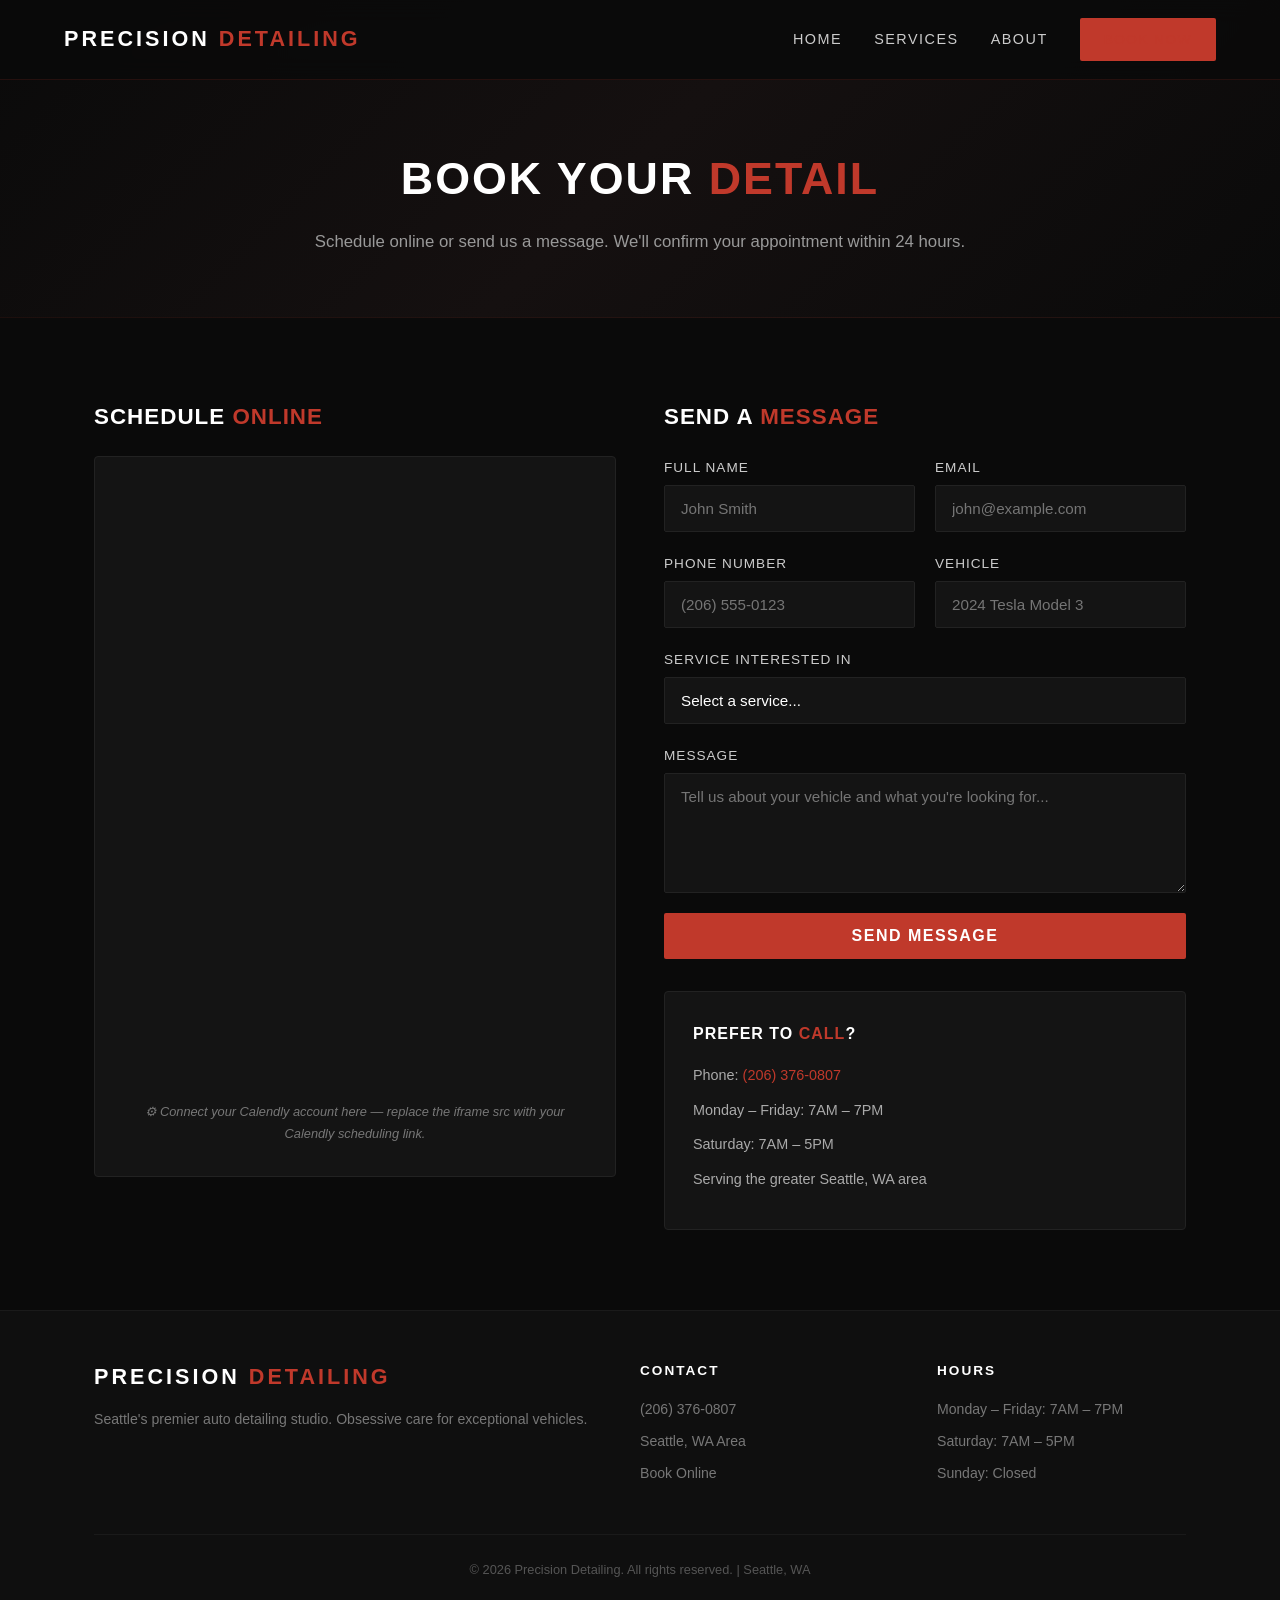
<file: booking.html>
<!DOCTYPE html>
<html lang="en">
<head>
  <meta charset="UTF-8">
  <meta name="viewport" content="width=device-width, initial-scale=1.0">
  <title>Book Your Detail | Precision Detailing Seattle</title>
  <meta name="description" content="Schedule your premium auto detailing appointment in Seattle. Book online or call (206) 376-0807. Ceramic coating, paint correction, and full detailing available.">
  <meta name="keywords" content="book auto detailing Seattle, car detailing appointment Seattle WA, ceramic coating booking Seattle">
  <link rel="canonical" href="https://thisismybotrob.github.io/precision-detailing/booking.html">
  <link rel="stylesheet" href="styles.css">
</head>
<body>

<!-- HEADER -->
<header>
  <nav>
    <a href="index.html" class="logo">PRECISION <span>DETAILING</span></a>
    <button class="nav-toggle" aria-label="Toggle menu" onclick="document.querySelector('.nav-links').classList.toggle('active')">
      <span></span><span></span><span></span>
    </button>
    <div class="nav-links">
      <a href="index.html">Home</a>
      <a href="services.html">Services</a>
      <a href="about.html">About</a>
      <a href="booking.html" class="btn btn-primary active" style="padding:10px 24px;font-size:.85rem">Book Now</a>
    </div>
  </nav>
</header>

<!-- PAGE HEADER -->
<section class="page-header">
  <h1>Book Your <span class="gold">Detail</span></h1>
  <p>Schedule online or send us a message. We'll confirm your appointment within 24 hours.</p>
</section>

<!-- BOOKING -->
<section class="section">
  <div class="container">
    <div class="booking-grid">

      <!-- Calendly Embed -->
      <div>
        <h2 style="color:#fff;font-size:1.4rem;text-transform:uppercase;letter-spacing:1px;margin-bottom:20px">Schedule <span class="gold">Online</span></h2>
        <div class="calendly-embed">
          <iframe src="https://calendly.com" title="Schedule Appointment"></iframe>
          <p class="calendly-note">⚙ Connect your Calendly account here — replace the iframe src with your Calendly scheduling link.</p>
        </div>
      </div>

      <!-- Contact Form -->
      <div>
        <h2 style="color:#fff;font-size:1.4rem;text-transform:uppercase;letter-spacing:1px;margin-bottom:20px">Send a <span class="gold">Message</span></h2>
        <form class="contact-form" action="#" method="POST">
          <div class="form-row">
            <div class="form-group">
              <label for="name">Full Name</label>
              <input type="text" id="name" name="name" placeholder="John Smith" required>
            </div>
            <div class="form-group">
              <label for="email">Email</label>
              <input type="email" id="email" name="email" placeholder="john@example.com" required>
            </div>
          </div>
          <div class="form-row">
            <div class="form-group">
              <label for="phone">Phone Number</label>
              <input type="tel" id="phone" name="phone" placeholder="(206) 555-0123">
            </div>
            <div class="form-group">
              <label for="vehicle">Vehicle</label>
              <input type="text" id="vehicle" name="vehicle" placeholder="2024 Tesla Model 3">
            </div>
          </div>
          <div class="form-group">
            <label for="service">Service Interested In</label>
            <select id="service" name="service" required>
              <option value="" disabled selected>Select a service...</option>
              <option value="exterior">Exterior Detail — $149–$249</option>
              <option value="interior">Interior Detail — $149–$249</option>
              <option value="full">Full Detail — $249–$449</option>
              <option value="paint-correction">Paint Correction — $399–$799</option>
              <option value="ceramic">Ceramic Coating — $799–$1,499</option>
              <option value="engine">Engine Bay Cleaning — $99</option>
              <option value="other">Other / Not Sure</option>
            </select>
          </div>
          <div class="form-group">
            <label for="message">Message</label>
            <textarea id="message" name="message" placeholder="Tell us about your vehicle and what you're looking for..."></textarea>
          </div>
          <button type="submit" class="btn btn-primary" style="width:100%;text-align:center">Send Message</button>
        </form>

        <div class="contact-info-sidebar">
          <h3>Prefer to <span class="gold">Call</span>?</h3>
          <p>Phone: <a href="tel:+12063760807" class="gold">(206) 376-0807</a></p>
          <p>Monday – Friday: 7AM – 7PM</p>
          <p>Saturday: 7AM – 5PM</p>
          <p>Serving the greater Seattle, WA area</p>
        </div>
      </div>

    </div>
  </div>
</section>

<!-- FOOTER -->
<footer>
  <div class="container">
    <div class="footer-grid">
      <div class="footer-brand">
        <div class="logo">PRECISION <span>DETAILING</span></div>
        <p>Seattle's premier auto detailing studio. Obsessive care for exceptional vehicles.</p>
      </div>
      <div class="footer-col">
        <h4>Contact</h4>
        <p><a href="tel:+12063760807">(206) 376-0807</a></p>
        <p>Seattle, WA Area</p>
        <p><a href="booking.html">Book Online</a></p>
      </div>
      <div class="footer-col">
        <h4>Hours</h4>
        <p>Monday – Friday: 7AM – 7PM</p>
        <p>Saturday: 7AM – 5PM</p>
        <p>Sunday: Closed</p>
      </div>
    </div>
    <div class="footer-bottom">
      &copy; 2026 Precision Detailing. All rights reserved. | Seattle, WA
    </div>
  </div>
</footer>

</body>
</html>
</file>
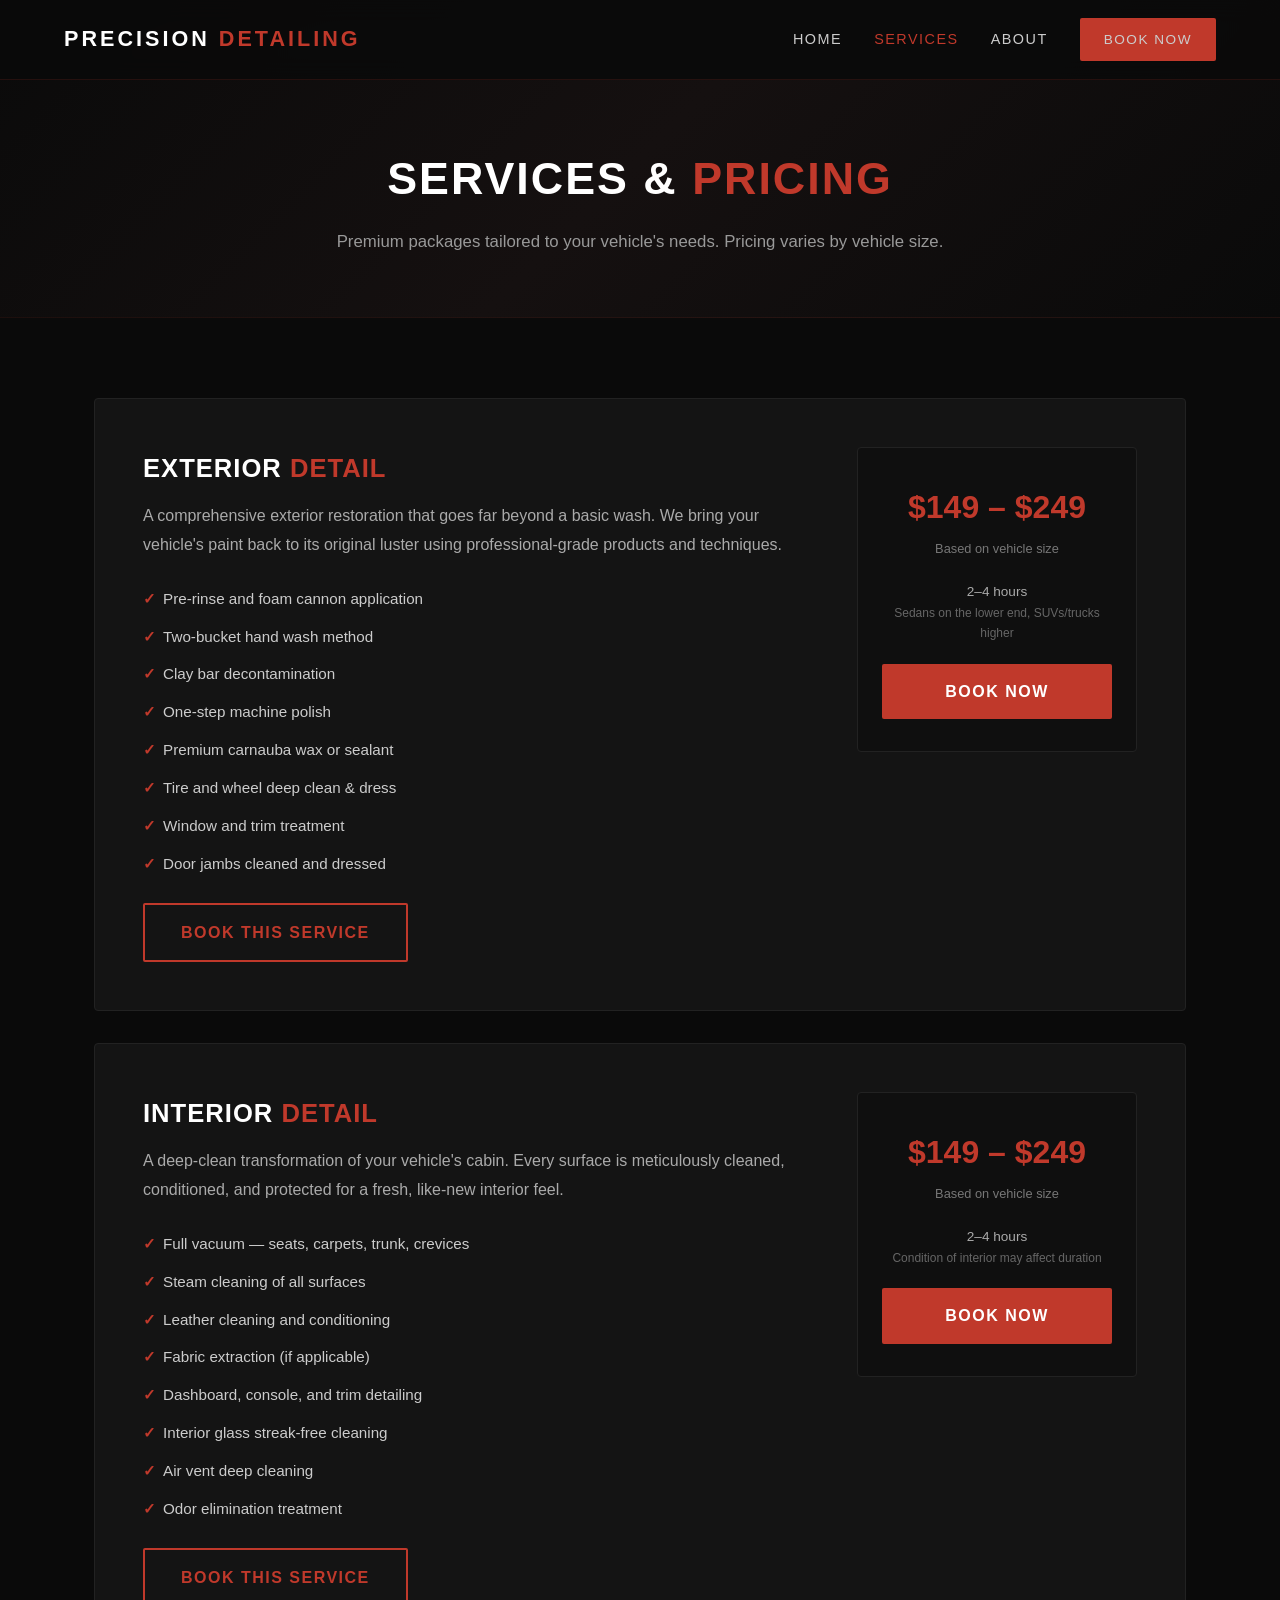
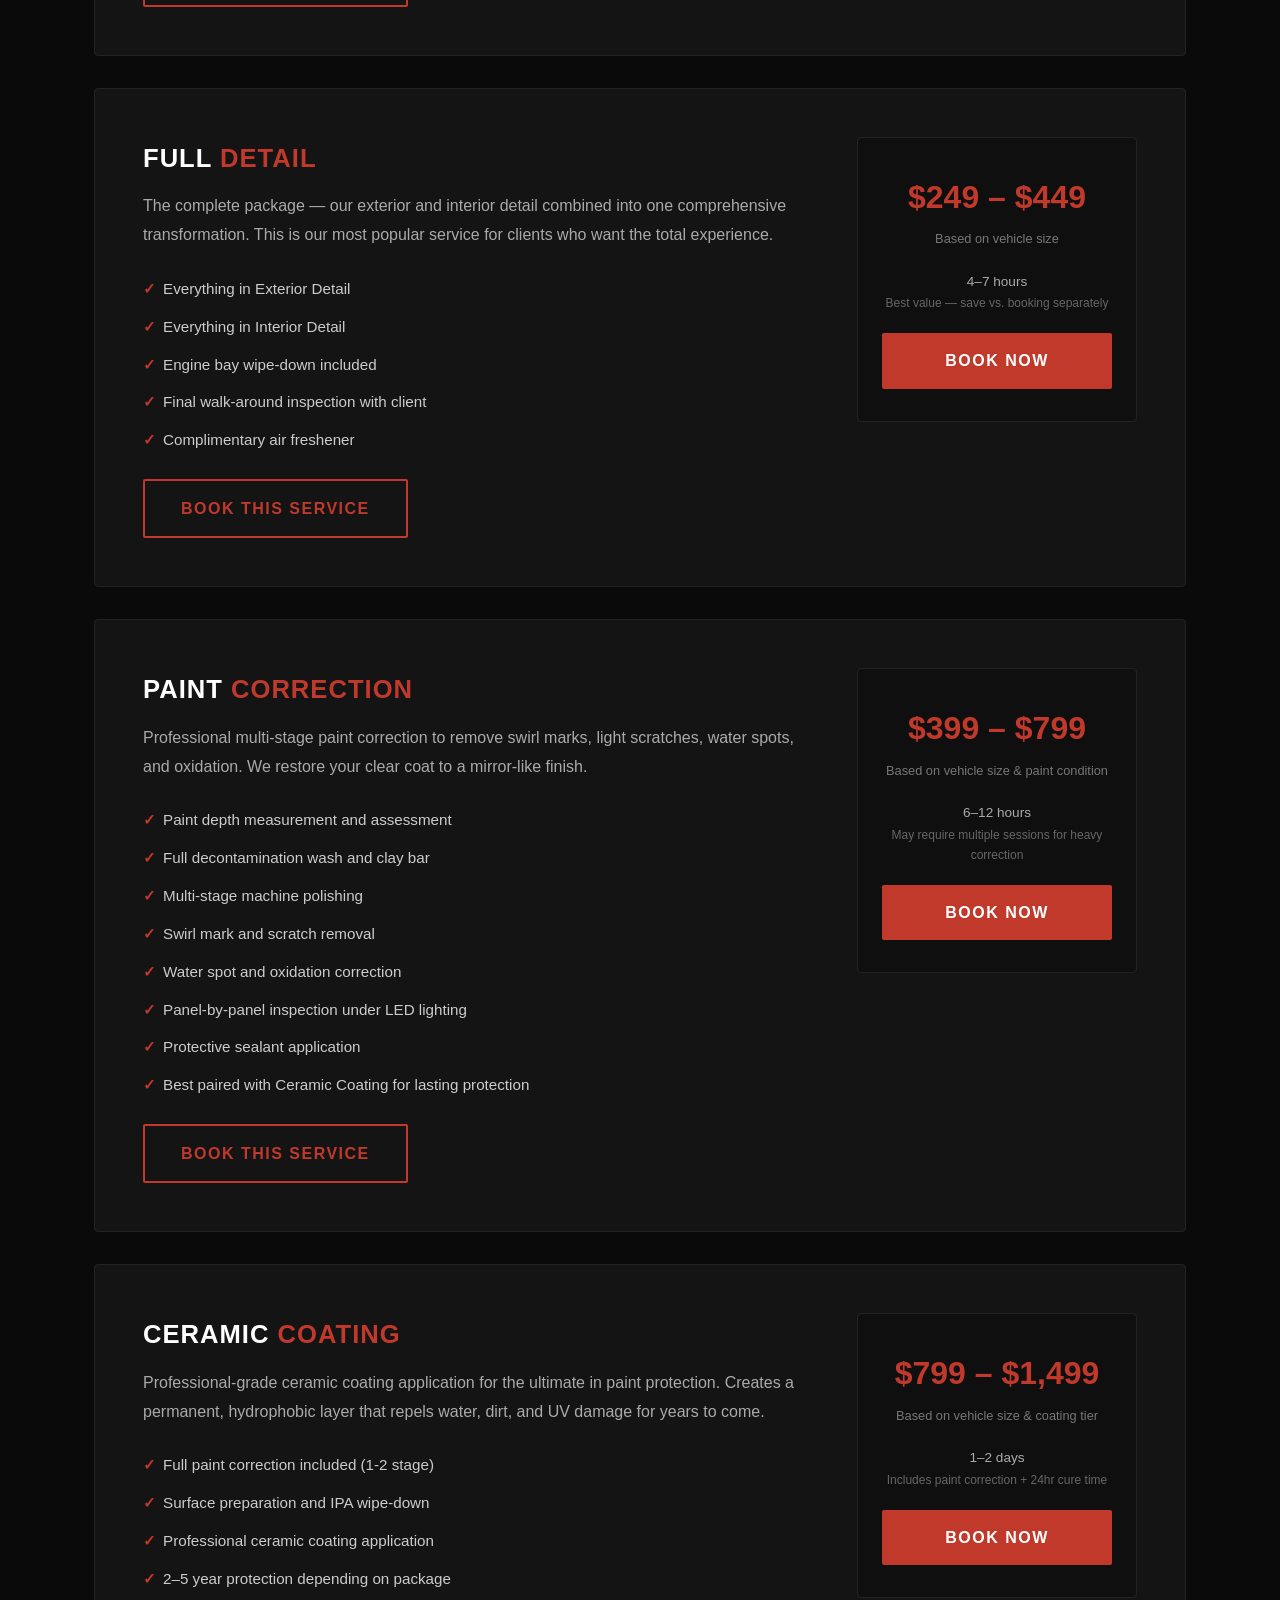
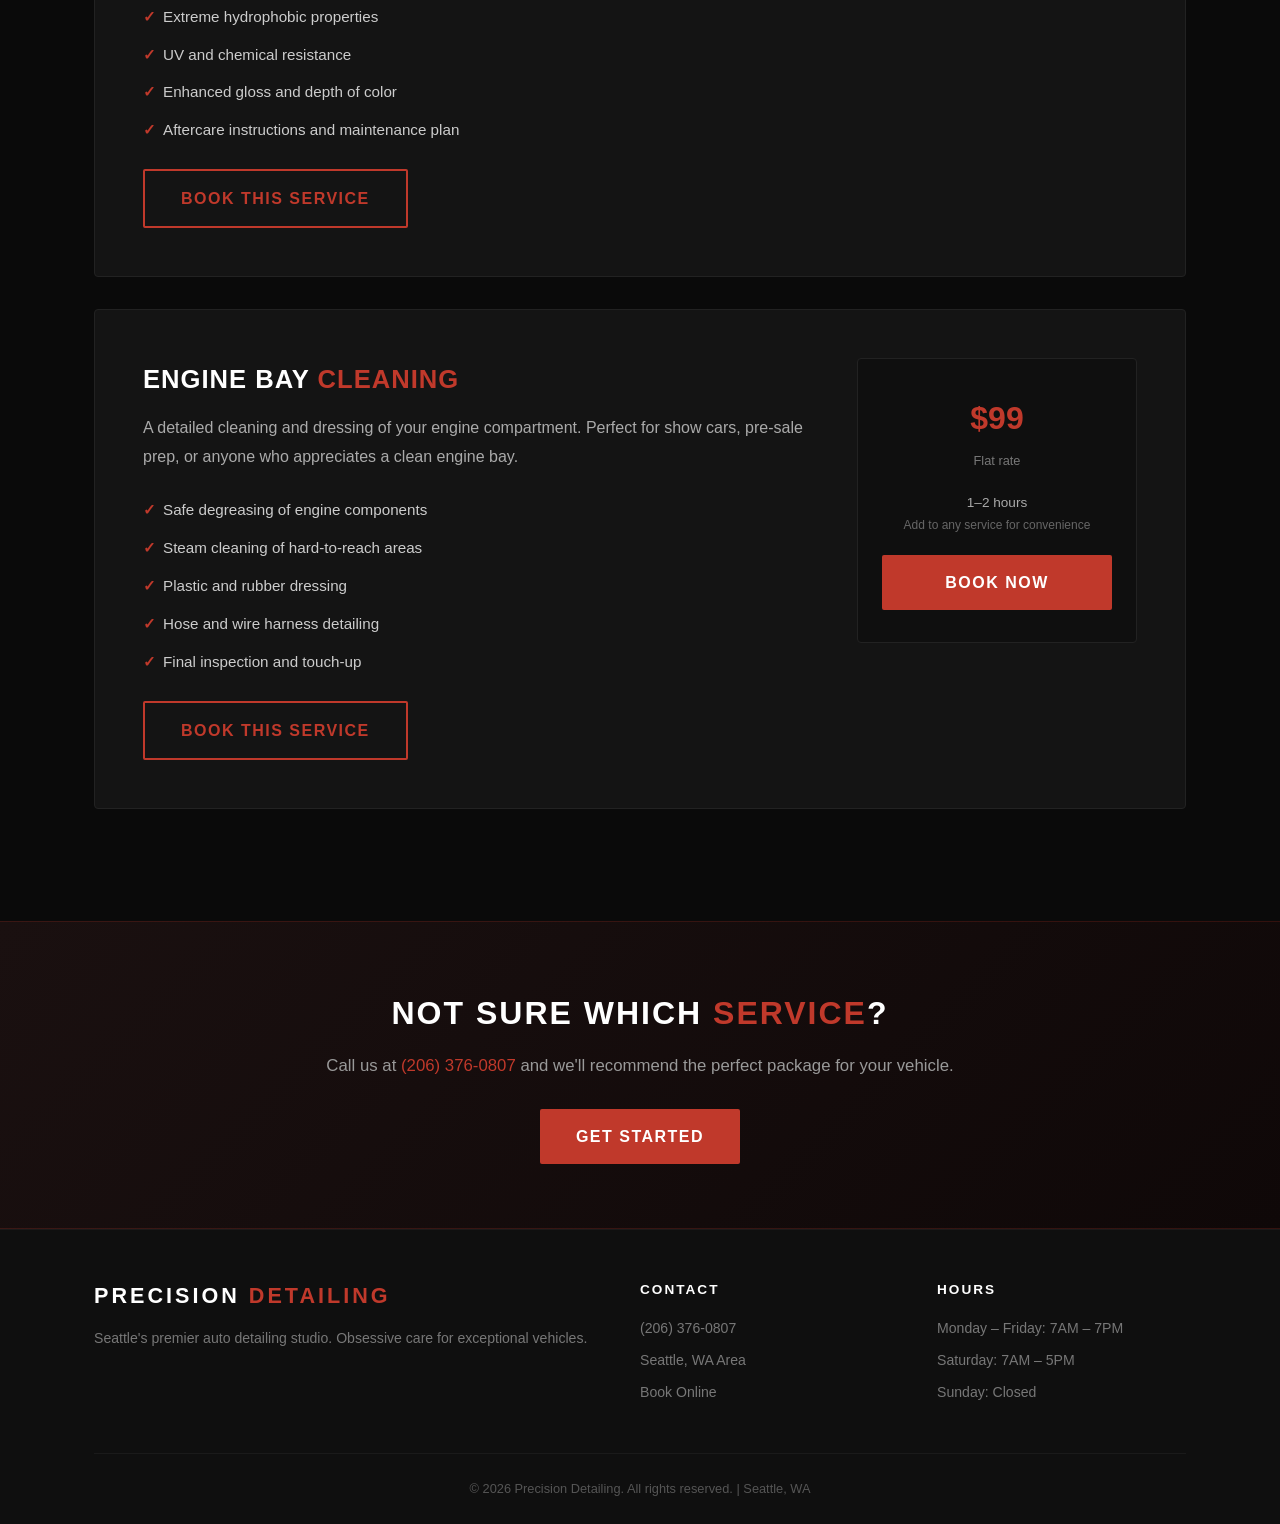
<file: services.html>
<!DOCTYPE html>
<html lang="en">
<head>
  <meta charset="UTF-8">
  <meta name="viewport" content="width=device-width, initial-scale=1.0">
  <title>Services & Pricing | Precision Detailing Seattle</title>
  <meta name="description" content="Explore our premium auto detailing services in Seattle. Exterior & interior detailing, paint correction, ceramic coating, and more for luxury vehicles.">
  <meta name="keywords" content="auto detailing Seattle, car detailing Seattle WA, ceramic coating Seattle, paint correction Seattle, car wash Seattle">
  <link rel="canonical" href="https://thisismybotrob.github.io/precision-detailing/services.html">
  <link rel="stylesheet" href="styles.css">
</head>
<body>

<!-- HEADER -->
<header>
  <nav>
    <a href="index.html" class="logo">PRECISION <span>DETAILING</span></a>
    <button class="nav-toggle" aria-label="Toggle menu" onclick="document.querySelector('.nav-links').classList.toggle('active')">
      <span></span><span></span><span></span>
    </button>
    <div class="nav-links">
      <a href="index.html">Home</a>
      <a href="services.html" class="active">Services</a>
      <a href="about.html">About</a>
      <a href="booking.html" class="btn btn-primary" style="padding:10px 24px;font-size:.85rem">Book Now</a>
    </div>
  </nav>
</header>

<!-- PAGE HEADER -->
<section class="page-header">
  <h1>Services & <span class="gold">Pricing</span></h1>
  <p>Premium packages tailored to your vehicle's needs. Pricing varies by vehicle size.</p>
</section>

<!-- SERVICES -->
<section class="section">
  <div class="container">

    <!-- Exterior Detail -->
    <div class="service-detail">
      <div>
        <h2>Exterior <span class="gold">Detail</span></h2>
        <p class="desc">A comprehensive exterior restoration that goes far beyond a basic wash. We bring your vehicle's paint back to its original luster using professional-grade products and techniques.</p>
        <ul>
          <li>Pre-rinse and foam cannon application</li>
          <li>Two-bucket hand wash method</li>
          <li>Clay bar decontamination</li>
          <li>One-step machine polish</li>
          <li>Premium carnauba wax or sealant</li>
          <li>Tire and wheel deep clean & dress</li>
          <li>Window and trim treatment</li>
          <li>Door jambs cleaned and dressed</li>
        </ul>
        <a href="booking.html" class="btn btn-outline">Book This Service</a>
      </div>
      <div class="service-pricing">
        <div class="price-range">$149 – $249</div>
        <div class="price-note">Based on vehicle size</div>
        <div class="duration">2–4 hours<span>Sedans on the lower end, SUVs/trucks higher</span></div>
        <a href="booking.html" class="btn btn-primary" style="width:100%">Book Now</a>
      </div>
    </div>

    <!-- Interior Detail -->
    <div class="service-detail">
      <div>
        <h2>Interior <span class="gold">Detail</span></h2>
        <p class="desc">A deep-clean transformation of your vehicle's cabin. Every surface is meticulously cleaned, conditioned, and protected for a fresh, like-new interior feel.</p>
        <ul>
          <li>Full vacuum — seats, carpets, trunk, crevices</li>
          <li>Steam cleaning of all surfaces</li>
          <li>Leather cleaning and conditioning</li>
          <li>Fabric extraction (if applicable)</li>
          <li>Dashboard, console, and trim detailing</li>
          <li>Interior glass streak-free cleaning</li>
          <li>Air vent deep cleaning</li>
          <li>Odor elimination treatment</li>
        </ul>
        <a href="booking.html" class="btn btn-outline">Book This Service</a>
      </div>
      <div class="service-pricing">
        <div class="price-range">$149 – $249</div>
        <div class="price-note">Based on vehicle size</div>
        <div class="duration">2–4 hours<span>Condition of interior may affect duration</span></div>
        <a href="booking.html" class="btn btn-primary" style="width:100%">Book Now</a>
      </div>
    </div>

    <!-- Full Detail -->
    <div class="service-detail">
      <div>
        <h2>Full <span class="gold">Detail</span></h2>
        <p class="desc">The complete package — our exterior and interior detail combined into one comprehensive transformation. This is our most popular service for clients who want the total experience.</p>
        <ul>
          <li>Everything in Exterior Detail</li>
          <li>Everything in Interior Detail</li>
          <li>Engine bay wipe-down included</li>
          <li>Final walk-around inspection with client</li>
          <li>Complimentary air freshener</li>
        </ul>
        <a href="booking.html" class="btn btn-outline">Book This Service</a>
      </div>
      <div class="service-pricing">
        <div class="price-range">$249 – $449</div>
        <div class="price-note">Based on vehicle size</div>
        <div class="duration">4–7 hours<span>Best value — save vs. booking separately</span></div>
        <a href="booking.html" class="btn btn-primary" style="width:100%">Book Now</a>
      </div>
    </div>

    <!-- Paint Correction -->
    <div class="service-detail">
      <div>
        <h2>Paint <span class="gold">Correction</span></h2>
        <p class="desc">Professional multi-stage paint correction to remove swirl marks, light scratches, water spots, and oxidation. We restore your clear coat to a mirror-like finish.</p>
        <ul>
          <li>Paint depth measurement and assessment</li>
          <li>Full decontamination wash and clay bar</li>
          <li>Multi-stage machine polishing</li>
          <li>Swirl mark and scratch removal</li>
          <li>Water spot and oxidation correction</li>
          <li>Panel-by-panel inspection under LED lighting</li>
          <li>Protective sealant application</li>
          <li>Best paired with Ceramic Coating for lasting protection</li>
        </ul>
        <a href="booking.html" class="btn btn-outline">Book This Service</a>
      </div>
      <div class="service-pricing">
        <div class="price-range">$399 – $799</div>
        <div class="price-note">Based on vehicle size & paint condition</div>
        <div class="duration">6–12 hours<span>May require multiple sessions for heavy correction</span></div>
        <a href="booking.html" class="btn btn-primary" style="width:100%">Book Now</a>
      </div>
    </div>

    <!-- Ceramic Coating -->
    <div class="service-detail">
      <div>
        <h2>Ceramic <span class="gold">Coating</span></h2>
        <p class="desc">Professional-grade ceramic coating application for the ultimate in paint protection. Creates a permanent, hydrophobic layer that repels water, dirt, and UV damage for years to come.</p>
        <ul>
          <li>Full paint correction included (1-2 stage)</li>
          <li>Surface preparation and IPA wipe-down</li>
          <li>Professional ceramic coating application</li>
          <li>2–5 year protection depending on package</li>
          <li>Extreme hydrophobic properties</li>
          <li>UV and chemical resistance</li>
          <li>Enhanced gloss and depth of color</li>
          <li>Aftercare instructions and maintenance plan</li>
        </ul>
        <a href="booking.html" class="btn btn-outline">Book This Service</a>
      </div>
      <div class="service-pricing">
        <div class="price-range">$799 – $1,499</div>
        <div class="price-note">Based on vehicle size & coating tier</div>
        <div class="duration">1–2 days<span>Includes paint correction + 24hr cure time</span></div>
        <a href="booking.html" class="btn btn-primary" style="width:100%">Book Now</a>
      </div>
    </div>

    <!-- Engine Bay -->
    <div class="service-detail">
      <div>
        <h2>Engine Bay <span class="gold">Cleaning</span></h2>
        <p class="desc">A detailed cleaning and dressing of your engine compartment. Perfect for show cars, pre-sale prep, or anyone who appreciates a clean engine bay.</p>
        <ul>
          <li>Safe degreasing of engine components</li>
          <li>Steam cleaning of hard-to-reach areas</li>
          <li>Plastic and rubber dressing</li>
          <li>Hose and wire harness detailing</li>
          <li>Final inspection and touch-up</li>
        </ul>
        <a href="booking.html" class="btn btn-outline">Book This Service</a>
      </div>
      <div class="service-pricing">
        <div class="price-range">$99</div>
        <div class="price-note">Flat rate</div>
        <div class="duration">1–2 hours<span>Add to any service for convenience</span></div>
        <a href="booking.html" class="btn btn-primary" style="width:100%">Book Now</a>
      </div>
    </div>

  </div>
</section>

<!-- CTA -->
<section class="cta-strip">
  <h2>Not Sure Which <span class="gold">Service</span>?</h2>
  <p>Call us at <a href="tel:+12063760807" class="gold">(206) 376-0807</a> and we'll recommend the perfect package for your vehicle.</p>
  <a href="booking.html" class="btn btn-primary">Get Started</a>
</section>

<!-- FOOTER -->
<footer>
  <div class="container">
    <div class="footer-grid">
      <div class="footer-brand">
        <div class="logo">PRECISION <span>DETAILING</span></div>
        <p>Seattle's premier auto detailing studio. Obsessive care for exceptional vehicles.</p>
      </div>
      <div class="footer-col">
        <h4>Contact</h4>
        <p><a href="tel:+12063760807">(206) 376-0807</a></p>
        <p>Seattle, WA Area</p>
        <p><a href="booking.html">Book Online</a></p>
      </div>
      <div class="footer-col">
        <h4>Hours</h4>
        <p>Monday – Friday: 7AM – 7PM</p>
        <p>Saturday: 7AM – 5PM</p>
        <p>Sunday: Closed</p>
      </div>
    </div>
    <div class="footer-bottom">
      &copy; 2026 Precision Detailing. All rights reserved. | Seattle, WA
    </div>
  </div>
</footer>

</body>
</html>
</file>
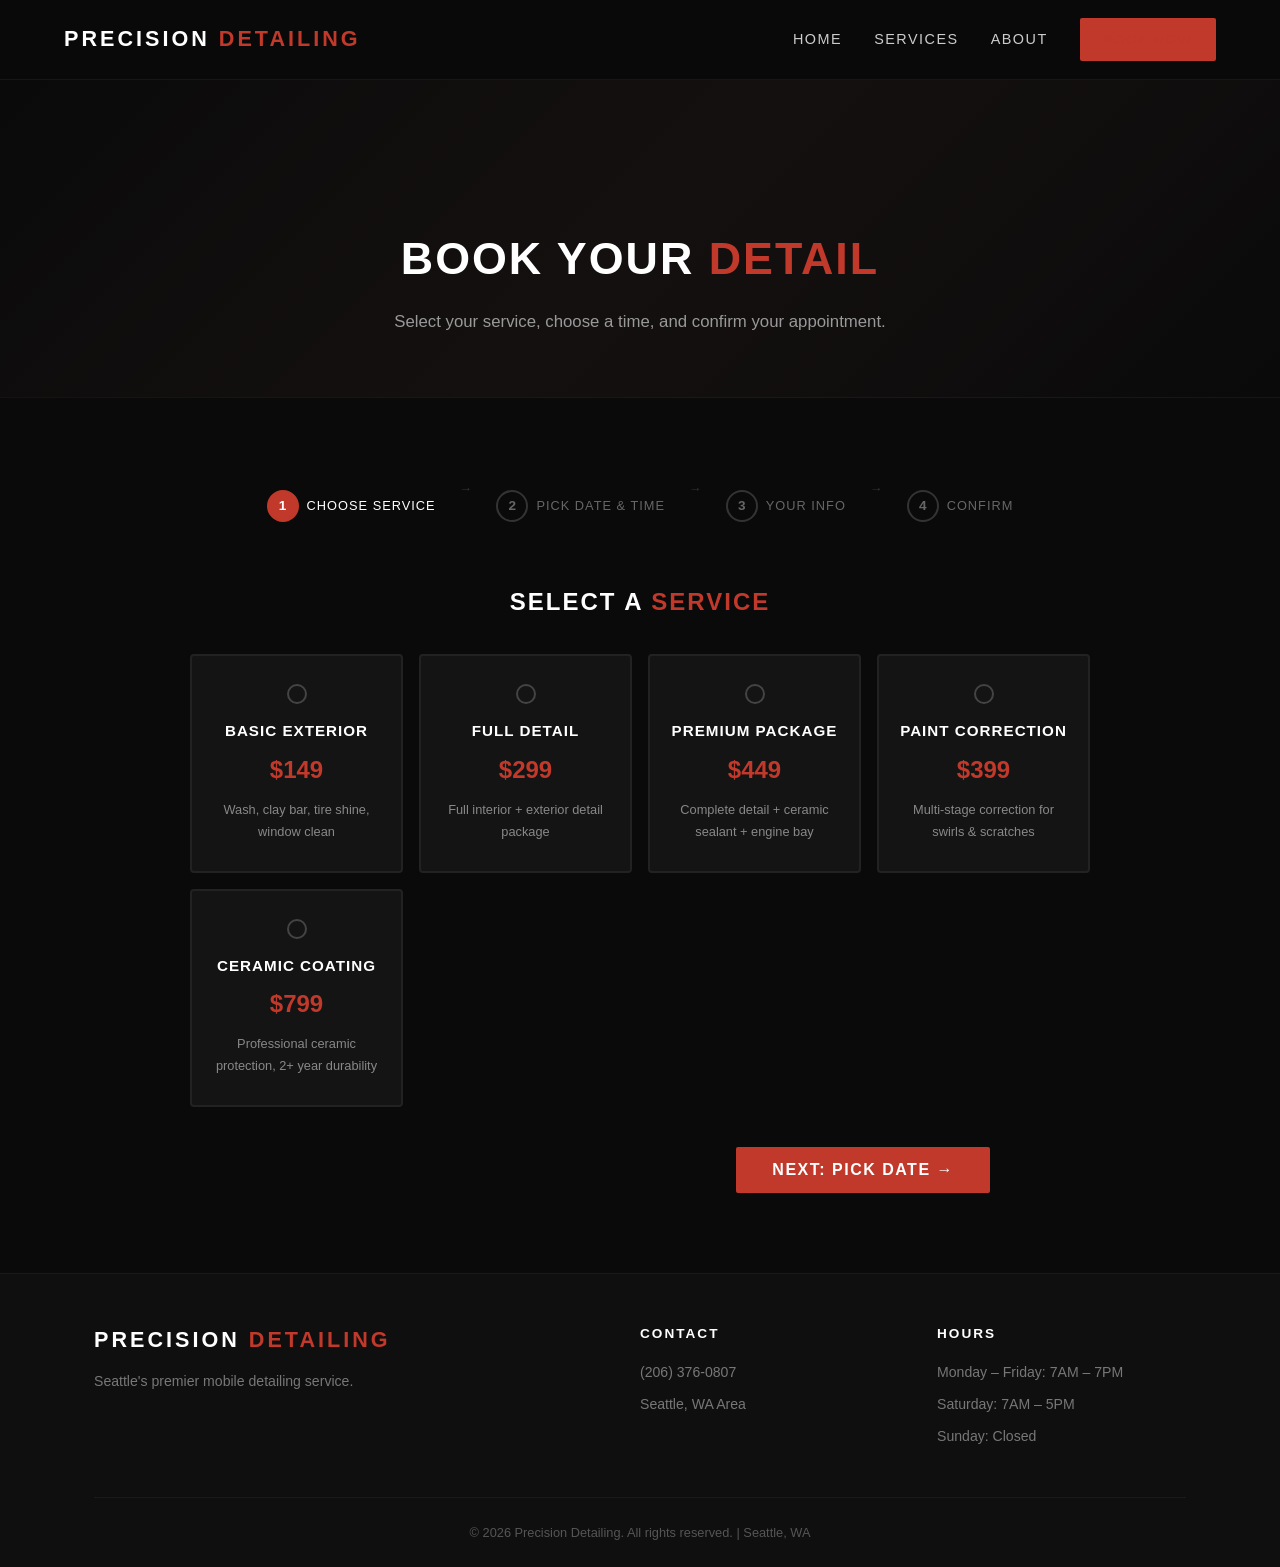
<file: square-booking.html>
<!DOCTYPE html>
<html lang="en">
<head>
  <meta charset="UTF-8">
  <meta name="viewport" content="width=device-width, initial-scale=1.0">
  <title>Book Your Detail | Precision Detailing</title>
  <meta name="description" content="Book your mobile detailing appointment online. Choose your service, pick a date, and confirm — powered by Square.">
  <link rel="stylesheet" href="styles.css">
  <style>
    body { padding-top: 80px; }

    /* Step indicator */
    .step-indicator { display: flex; justify-content: center; gap: 0; margin-bottom: 48px; flex-wrap: wrap; }
    .step-item { display: flex; align-items: center; gap: 8px; padding: 12px 20px; position: relative; }
    .step-num {
      width: 32px; height: 32px; border-radius: 50%; display: flex; align-items: center; justify-content: center;
      font-size: .85rem; font-weight: 700; border: 2px solid #333; color: #666; transition: all .3s; flex-shrink: 0;
    }
    .step-item.active .step-num { background: #C0392B; border-color: #C0392B; color: #fff; }
    .step-item.completed .step-num { background: #27ae60; border-color: #27ae60; color: #fff; }
    .step-label { font-size: .8rem; text-transform: uppercase; letter-spacing: 1px; color: #666; transition: color .3s; }
    .step-item.active .step-label { color: #fff; }
    .step-item.completed .step-label { color: #27ae60; }
    .step-arrow { color: #333; margin: 0 4px; font-size: .8rem; }

    /* Step panels */
    .step-panel { display: none; }
    .step-panel.active { display: block; }

    /* Service selector cards */
    .service-selector { display: grid; grid-template-columns: repeat(auto-fit, minmax(200px, 1fr)); gap: 16px; max-width: 900px; margin: 0 auto; }
    .svc-card {
      background: #141414; border: 2px solid #222; border-radius: 4px; padding: 28px 20px;
      text-align: center; cursor: pointer; transition: all .3s; position: relative;
    }
    .svc-card:hover { border-color: #555; }
    .svc-card.selected { border-color: #C0392B; background: rgba(192,57,43,.05); }
    .svc-card .radio {
      width: 20px; height: 20px; border: 2px solid #444; border-radius: 50%; margin: 0 auto 14px;
      display: flex; align-items: center; justify-content: center; transition: all .3s;
    }
    .svc-card.selected .radio { border-color: #C0392B; }
    .svc-card.selected .radio::after { content: ''; width: 10px; height: 10px; background: #C0392B; border-radius: 50%; }
    .svc-card h4 { color: #fff; font-size: .95rem; text-transform: uppercase; letter-spacing: 1px; margin-bottom: 6px; }
    .svc-card .svc-price { color: #C0392B; font-size: 1.5rem; font-weight: 800; }
    .svc-card .svc-desc { color: #888; font-size: .8rem; margin-top: 8px; }

    /* Calendar */
    .calendar-wrap { max-width: 700px; margin: 0 auto; }
    .cal-header { display: flex; justify-content: space-between; align-items: center; margin-bottom: 20px; }
    .cal-header h3 { color: #fff; font-size: 1.2rem; }
    .cal-nav { background: #222; border: none; color: #ccc; padding: 8px 16px; cursor: pointer; border-radius: 2px; font-size: .9rem; }
    .cal-nav:hover { background: #333; }
    .cal-grid { display: grid; grid-template-columns: repeat(7, 1fr); gap: 4px; margin-bottom: 32px; }
    .cal-day-label { text-align: center; color: #666; font-size: .75rem; text-transform: uppercase; letter-spacing: 1px; padding: 8px 0; }
    .cal-day {
      aspect-ratio: 1; display: flex; flex-direction: column; align-items: center; justify-content: center;
      background: #141414; border: 1px solid #222; border-radius: 4px; cursor: pointer; transition: all .2s; position: relative;
    }
    .cal-day span { color: #fff; font-size: .9rem; }
    .cal-day.available::after { content: ''; width: 6px; height: 6px; background: #27ae60; border-radius: 50%; margin-top: 4px; }
    .cal-day.booked { opacity: .35; cursor: not-allowed; }
    .cal-day.booked span { color: #666; }
    .cal-day.empty { background: transparent; border: none; cursor: default; }
    .cal-day.available:hover { border-color: #C0392B; }
    .cal-day.selected { border-color: #C0392B; background: rgba(192,57,43,.1); }
    .cal-day.today { border-color: rgba(192,57,43,.4); }

    /* Time slots */
    .time-slots { display: flex; gap: 12px; flex-wrap: wrap; justify-content: center; }
    .time-slot {
      padding: 12px 24px; background: #141414; border: 1px solid #222; border-radius: 4px;
      color: #fff; font-size: .9rem; cursor: pointer; transition: all .2s;
    }
    .time-slot:hover:not(.slot-booked) { border-color: #C0392B; }
    .time-slot.selected { border-color: #C0392B; background: rgba(192,57,43,.1); }
    .time-slot.slot-booked { opacity: .35; cursor: not-allowed; color: #666; }
    .time-slot .booked-text { display: block; font-size: .65rem; color: #C0392B; text-transform: uppercase; letter-spacing: 1px; }

    /* Form */
    .booking-form { max-width: 650px; margin: 0 auto; }

    /* Summary */
    .summary-card {
      max-width: 500px; margin: 0 auto; background: #141414; border: 1px solid #222; border-radius: 4px; padding: 36px;
    }
    .summary-row { display: flex; justify-content: space-between; padding: 12px 0; border-bottom: 1px solid #1a1a1a; }
    .summary-row:last-child { border: none; }
    .summary-label { color: #888; font-size: .9rem; }
    .summary-value { color: #fff; font-size: .9rem; font-weight: 600; }
    .summary-total { display: flex; justify-content: space-between; padding: 16px 0; margin-top: 8px; border-top: 2px solid #C0392B; }
    .summary-total .summary-label { color: #fff; font-size: 1rem; font-weight: 700; text-transform: uppercase; }
    .summary-total .summary-value { color: #C0392B; font-size: 1.3rem; font-weight: 800; }

    /* Navigation buttons */
    .step-nav { display: flex; justify-content: space-between; margin-top: 40px; max-width: 700px; margin-left: auto; margin-right: auto; }
    .step-nav .btn { min-width: 140px; text-align: center; }

    /* Square branding */
    .square-note { text-align: center; color: #666; font-size: .85rem; margin-top: 24px; padding: 16px; background: #0f0f0f; border-radius: 4px; }
    .square-note svg { width: 16px; height: 16px; vertical-align: middle; margin-right: 4px; }
    .powered-by { text-align: center; color: #444; font-size: .75rem; padding: 24px 0 12px; }

    /* Confirmation overlay */
    .confirm-overlay {
      display: none; position: fixed; inset: 0; background: rgba(0,0,0,.8); z-index: 2000;
      align-items: center; justify-content: center;
    }
    .confirm-overlay.show { display: flex; }
    .confirm-box {
      background: #141414; border: 1px solid #C0392B; border-radius: 8px; padding: 48px; text-align: center; max-width: 450px;
    }
    .confirm-box .check { font-size: 3rem; margin-bottom: 16px; }
    .confirm-box h3 { color: #fff; font-size: 1.4rem; margin-bottom: 8px; }
    .confirm-box p { color: #aaa; font-size: .95rem; margin-bottom: 24px; }

    @media(max-width:768px){
      .service-selector { grid-template-columns: 1fr; }
      .step-indicator { gap: 4px; }
      .step-item { padding: 8px 10px; }
      .step-label { font-size: .65rem; }
      .step-arrow { display: none; }
      .time-slots { flex-direction: column; align-items: center; }
      .form-row { grid-template-columns: 1fr; }
    }
  </style>
</head>
<body>

<!-- HEADER -->
<header>
  <nav>
    <a href="index.html" class="logo">PRECISION <span>DETAILING</span></a>
    <button class="nav-toggle" aria-label="Toggle menu" onclick="document.querySelector('.nav-links').classList.toggle('active')">
      <span></span><span></span><span></span>
    </button>
    <div class="nav-links">
      <a href="index.html">Home</a>
      <a href="services.html">Services</a>
      <a href="about.html">About</a>
      <a href="square-booking.html" class="btn btn-primary active" style="padding:10px 24px;font-size:.85rem">Book Now</a>
    </div>
  </nav>
</header>

<!-- PAGE HEADER -->
<div class="page-header">
  <h1>Book Your <span class="gold">Detail</span></h1>
  <p>Select your service, choose a time, and confirm your appointment.</p>
</div>

<section class="section">
  <div class="container">

    <!-- STEP INDICATOR -->
    <div class="step-indicator">
      <div class="step-item active" data-step="1">
        <div class="step-num">1</div>
        <span class="step-label">Choose Service</span>
      </div>
      <span class="step-arrow">→</span>
      <div class="step-item" data-step="2">
        <div class="step-num">2</div>
        <span class="step-label">Pick Date & Time</span>
      </div>
      <span class="step-arrow">→</span>
      <div class="step-item" data-step="3">
        <div class="step-num">3</div>
        <span class="step-label">Your Info</span>
      </div>
      <span class="step-arrow">→</span>
      <div class="step-item" data-step="4">
        <div class="step-num">4</div>
        <span class="step-label">Confirm</span>
      </div>
    </div>

    <!-- STEP 1: Choose Service -->
    <div class="step-panel active" id="step1">
      <h2 class="section-title" style="font-size:1.5rem; margin-bottom:32px;">Select a <span class="gold">Service</span></h2>
      <div class="service-selector">
        <div class="svc-card" data-service="Basic Exterior" data-price="149" onclick="selectService(this)">
          <div class="radio"></div>
          <h4>Basic Exterior</h4>
          <div class="svc-price">$149</div>
          <div class="svc-desc">Wash, clay bar, tire shine, window clean</div>
        </div>
        <div class="svc-card" data-service="Full Detail" data-price="299" onclick="selectService(this)">
          <div class="radio"></div>
          <h4>Full Detail</h4>
          <div class="svc-price">$299</div>
          <div class="svc-desc">Full interior + exterior detail package</div>
        </div>
        <div class="svc-card" data-service="Premium Package" data-price="449" onclick="selectService(this)">
          <div class="radio"></div>
          <h4>Premium Package</h4>
          <div class="svc-price">$449</div>
          <div class="svc-desc">Complete detail + ceramic sealant + engine bay</div>
        </div>
        <div class="svc-card" data-service="Paint Correction" data-price="399" onclick="selectService(this)">
          <div class="radio"></div>
          <h4>Paint Correction</h4>
          <div class="svc-price">$399</div>
          <div class="svc-desc">Multi-stage correction for swirls & scratches</div>
        </div>
        <div class="svc-card" data-service="Ceramic Coating" data-price="799" onclick="selectService(this)">
          <div class="radio"></div>
          <h4>Ceramic Coating</h4>
          <div class="svc-price">$799</div>
          <div class="svc-desc">Professional ceramic protection, 2+ year durability</div>
        </div>
      </div>
      <div class="step-nav">
        <div></div>
        <button class="btn btn-primary" onclick="goToStep(2)">Next: Pick Date →</button>
      </div>
    </div>

    <!-- STEP 2: Calendar -->
    <div class="step-panel" id="step2">
      <div class="calendar-wrap">
        <div class="cal-header">
          <button class="cal-nav" onclick="changeMonth(-1)">← Prev</button>
          <h3 id="calMonthLabel">March 2026</h3>
          <button class="cal-nav" onclick="changeMonth(1)">Next →</button>
        </div>
        <div class="cal-grid" id="calGrid"></div>

        <h3 style="color:#fff; text-align:center; margin-bottom:16px; font-size:1rem; text-transform:uppercase; letter-spacing:1px;">Available Times</h3>
        <div class="time-slots" id="timeSlots"></div>
      </div>
      <div class="step-nav">
        <button class="btn btn-outline" onclick="goToStep(1)">← Back</button>
        <button class="btn btn-primary" onclick="goToStep(3)">Next: Your Info →</button>
      </div>
    </div>

    <!-- STEP 3: Your Info -->
    <div class="step-panel" id="step3">
      <div class="booking-form">
        <h2 class="section-title" style="font-size:1.5rem; margin-bottom:32px;">Your <span class="gold">Information</span></h2>
        <div class="contact-form">
          <div class="form-row">
            <div class="form-group">
              <label>First Name</label>
              <input type="text" id="fname" placeholder="John">
            </div>
            <div class="form-group">
              <label>Last Name</label>
              <input type="text" id="lname" placeholder="Smith">
            </div>
          </div>
          <div class="form-row">
            <div class="form-group">
              <label>Phone</label>
              <input type="tel" id="phone" placeholder="(206) 555-0123">
            </div>
            <div class="form-group">
              <label>Email</label>
              <input type="email" id="email" placeholder="john@example.com">
            </div>
          </div>
          <div class="form-row">
            <div class="form-group">
              <label>Vehicle Year</label>
              <input type="text" id="vyear" placeholder="2024">
            </div>
            <div class="form-group">
              <label>Make / Model</label>
              <input type="text" id="vmake" placeholder="Tesla Model 3">
            </div>
          </div>
          <div class="form-group">
            <label>Address <span style="color:#666; text-transform:none; letter-spacing:0;">(We come to you!)</span></label>
            <input type="text" id="address" placeholder="123 Main St, Seattle, WA 98101">
          </div>
          <div class="form-group">
            <label>Special Requests</label>
            <textarea id="requests" placeholder="Any specific areas of concern, pet hair, stains, etc."></textarea>
          </div>
        </div>
      </div>
      <div class="step-nav" style="max-width:650px;">
        <button class="btn btn-outline" onclick="goToStep(2)">← Back</button>
        <button class="btn btn-primary" onclick="goToStep(4)">Review Booking →</button>
      </div>
    </div>

    <!-- STEP 4: Summary -->
    <div class="step-panel" id="step4">
      <h2 class="section-title" style="font-size:1.5rem; margin-bottom:32px;">Confirm Your <span class="gold">Booking</span></h2>
      <div class="summary-card">
        <div class="summary-row">
          <span class="summary-label">Service</span>
          <span class="summary-value" id="sumService">—</span>
        </div>
        <div class="summary-row">
          <span class="summary-label">Date</span>
          <span class="summary-value" id="sumDate">—</span>
        </div>
        <div class="summary-row">
          <span class="summary-label">Time</span>
          <span class="summary-value" id="sumTime">—</span>
        </div>
        <div class="summary-row">
          <span class="summary-label">Name</span>
          <span class="summary-value" id="sumName">—</span>
        </div>
        <div class="summary-row">
          <span class="summary-label">Vehicle</span>
          <span class="summary-value" id="sumVehicle">—</span>
        </div>
        <div class="summary-row">
          <span class="summary-label">Address</span>
          <span class="summary-value" id="sumAddress">—</span>
        </div>
        <div class="summary-total">
          <span class="summary-label">Total</span>
          <span class="summary-value" id="sumPrice">—</span>
        </div>
        <div style="text-align:center; margin-top:24px;">
          <button class="btn btn-primary" style="width:100%; padding:16px; font-size:1.05rem;" onclick="confirmBooking()">Confirm Booking</button>
        </div>
        <div class="square-note">
          <p>💳 Payment collected on day of service. We accept all major cards via Square.</p>
        </div>
      </div>
      <div class="step-nav" style="max-width:500px;">
        <button class="btn btn-outline" onclick="goToStep(3)">← Back</button>
        <div></div>
      </div>
      <div class="powered-by">Powered by Square</div>
    </div>

  </div>
</section>

<!-- Confirmation overlay -->
<div class="confirm-overlay" id="confirmOverlay">
  <div class="confirm-box">
    <div class="check">✅</div>
    <h3>Booking Confirmed!</h3>
    <p>We'll send a confirmation to your email shortly. See you soon!</p>
    <a href="index.html" class="btn btn-primary">Back to Home</a>
  </div>
</div>

<!-- FOOTER -->
<footer>
  <div class="container">
    <div class="footer-grid">
      <div class="footer-brand">
        <div class="logo">PRECISION <span>DETAILING</span></div>
        <p>Seattle's premier mobile detailing service.</p>
      </div>
      <div class="footer-col">
        <h4>Contact</h4>
        <p><a href="tel:+12063760807">(206) 376-0807</a></p>
        <p>Seattle, WA Area</p>
      </div>
      <div class="footer-col">
        <h4>Hours</h4>
        <p>Monday – Friday: 7AM – 7PM</p>
        <p>Saturday: 7AM – 5PM</p>
        <p>Sunday: Closed</p>
      </div>
    </div>
    <div class="footer-bottom">
      &copy; 2026 Precision Detailing. All rights reserved. | Seattle, WA
    </div>
  </div>
</footer>

<script>
// State
let selectedService = null;
let selectedPrice = 0;
let selectedDate = null;
let selectedTime = null;
let currentMonth = 2; // March (0-indexed)
let currentYear = 2026;

// Seeded "random" for consistent availability
function seededAvail(day, month) {
  return ((day * 7 + month * 13) % 10) < 6; // ~60% available
}

function selectService(el) {
  document.querySelectorAll('.svc-card').forEach(c => c.classList.remove('selected'));
  el.classList.add('selected');
  selectedService = el.dataset.service;
  selectedPrice = el.dataset.price;
}

function goToStep(step) {
  // Validate
  if (step === 2 && !selectedService) { alert('Please select a service first.'); return; }
  if (step === 3 && (!selectedDate || !selectedTime)) { alert('Please pick a date and time.'); return; }
  if (step === 4) {
    const fname = document.getElementById('fname').value;
    const lname = document.getElementById('lname').value;
    if (!fname || !lname) { alert('Please enter at least your first and last name.'); return; }
    // Populate summary
    document.getElementById('sumService').textContent = selectedService;
    document.getElementById('sumDate').textContent = selectedDate;
    document.getElementById('sumTime').textContent = selectedTime;
    document.getElementById('sumName').textContent = fname + ' ' + lname;
    document.getElementById('sumVehicle').textContent = (document.getElementById('vyear').value + ' ' + document.getElementById('vmake').value).trim() || '—';
    document.getElementById('sumAddress').textContent = document.getElementById('address').value || '—';
    document.getElementById('sumPrice').textContent = '$' + selectedPrice;
  }

  document.querySelectorAll('.step-panel').forEach(p => p.classList.remove('active'));
  document.getElementById('step' + step).classList.add('active');

  document.querySelectorAll('.step-item').forEach(s => {
    const sNum = parseInt(s.dataset.step);
    s.classList.remove('active', 'completed');
    if (sNum === step) s.classList.add('active');
    else if (sNum < step) s.classList.add('completed');
  });

  if (step === 2) renderCalendar();
  window.scrollTo({ top: 300, behavior: 'smooth' });
}

function renderCalendar() {
  const months = ['January','February','March','April','May','June','July','August','September','October','November','December'];
  document.getElementById('calMonthLabel').textContent = months[currentMonth] + ' ' + currentYear;

  const grid = document.getElementById('calGrid');
  grid.innerHTML = '';

  // Day labels
  ['Sun','Mon','Tue','Wed','Thu','Fri','Sat'].forEach(d => {
    const el = document.createElement('div');
    el.className = 'cal-day-label';
    el.textContent = d;
    grid.appendChild(el);
  });

  const firstDay = new Date(currentYear, currentMonth, 1).getDay();
  const daysInMonth = new Date(currentYear, currentMonth + 1, 0).getDate();
  const today = new Date();

  // Empty cells
  for (let i = 0; i < firstDay; i++) {
    const el = document.createElement('div');
    el.className = 'cal-day empty';
    grid.appendChild(el);
  }

  for (let d = 1; d <= daysInMonth; d++) {
    const el = document.createElement('div');
    const dateObj = new Date(currentYear, currentMonth, d);
    const isPast = dateObj < new Date(today.getFullYear(), today.getMonth(), today.getDate());
    const isSunday = dateObj.getDay() === 0;
    const avail = !isPast && !isSunday && seededAvail(d, currentMonth);

    el.className = 'cal-day' + (avail ? ' available' : ' booked');
    if (isPast || isSunday) el.className = 'cal-day booked';

    const isToday = dateObj.toDateString() === today.toDateString();
    if (isToday) el.classList.add('today');

    const span = document.createElement('span');
    span.textContent = d;
    el.appendChild(span);

    if (avail) {
      el.onclick = function() {
        document.querySelectorAll('.cal-day').forEach(c => c.classList.remove('selected'));
        el.classList.add('selected');
        const monthNames = ['Jan','Feb','Mar','Apr','May','Jun','Jul','Aug','Sep','Oct','Nov','Dec'];
        selectedDate = monthNames[currentMonth] + ' ' + d + ', ' + currentYear;
        renderTimeSlots(d);
      };
    }

    // Check if this date was previously selected
    if (selectedDate) {
      const monthNames = ['Jan','Feb','Mar','Apr','May','Jun','Jul','Aug','Sep','Oct','Nov','Dec'];
      const checkStr = monthNames[currentMonth] + ' ' + d + ', ' + currentYear;
      if (checkStr === selectedDate && avail) el.classList.add('selected');
    }

    grid.appendChild(el);
  }

  renderTimeSlots(null);
}

function renderTimeSlots(day) {
  const container = document.getElementById('timeSlots');
  container.innerHTML = '';
  const times = ['8:00 AM', '10:00 AM', '12:00 PM', '2:00 PM', '4:00 PM'];

  times.forEach((t, i) => {
    const el = document.createElement('div');
    const booked = day ? ((day + i) % 3 === 0) : false;
    el.className = 'time-slot' + (booked ? ' slot-booked' : '');

    if (booked) {
      el.innerHTML = t + '<span class="booked-text">Booked</span>';
    } else {
      el.textContent = t;
      el.onclick = function() {
        document.querySelectorAll('.time-slot').forEach(s => s.classList.remove('selected'));
        el.classList.add('selected');
        selectedTime = t;
      };
    }

    // Re-select if previously chosen
    if (t === selectedTime && !booked) el.classList.add('selected');

    container.appendChild(el);
  });
}

function changeMonth(dir) {
  currentMonth += dir;
  if (currentMonth > 11) { currentMonth = 0; currentYear++; }
  if (currentMonth < 0) { currentMonth = 11; currentYear--; }
  renderCalendar();
}

function confirmBooking() {
  document.getElementById('confirmOverlay').classList.add('show');
}

// Initial time slots
renderTimeSlots(null);
</script>

</body>
</html>
</file>
<file: styles.css>
/* ===== RESET & BASE ===== */
*,*::before,*::after{box-sizing:border-box;margin:0;padding:0}
html{scroll-behavior:smooth;font-size:16px}
body{font-family:'Segoe UI',Roboto,'Helvetica Neue',Arial,sans-serif;background:#0a0a0a;color:#e0e0e0;line-height:1.7;-webkit-font-smoothing:antialiased}
a{color:#C0392B;text-decoration:none;transition:color .2s}
a:hover{color:#E74C3C}
img{max-width:100%;display:block}
ul{list-style:none}

/* ===== UTILITIES ===== */
.container{max-width:1140px;margin:0 auto;padding:0 24px}
.section{padding:80px 0}
.section-title{font-size:2.2rem;font-weight:700;text-align:center;margin-bottom:12px;color:#fff;text-transform:uppercase;letter-spacing:2px}
.section-subtitle{text-align:center;color:#999;margin-bottom:48px;font-size:1.05rem;max-width:600px;margin-left:auto;margin-right:auto}
.gold{color:#C0392B}
.btn{display:inline-block;padding:14px 36px;border-radius:2px;font-weight:600;font-size:1rem;text-transform:uppercase;letter-spacing:1.5px;transition:all .25s;cursor:pointer;border:none}
.btn-primary{background:#C0392B;color:#fff}
.btn-primary:hover{background:#E74C3C;color:#fff}
.btn-outline{border:2px solid #C0392B;color:#C0392B;background:transparent}
.btn-outline:hover{background:#C0392B;color:#fff}

/* ===== HEADER / NAV ===== */
header{position:fixed;top:0;left:0;width:100%;z-index:1000;background:rgba(10,10,10,.92);backdrop-filter:blur(12px);border-bottom:1px solid rgba(192,57,43,.15)}
nav{display:flex;align-items:center;justify-content:space-between;padding:18px 24px;max-width:1200px;margin:0 auto}
.logo{font-size:1.35rem;font-weight:800;letter-spacing:3px;color:#fff;text-transform:uppercase}
.logo span{color:#C0392B}
.nav-links{display:flex;gap:32px;align-items:center}
.nav-links a{color:#ccc;font-size:.9rem;font-weight:500;text-transform:uppercase;letter-spacing:1.5px;transition:color .2s}
.nav-links a:hover,.nav-links a.active{color:#C0392B}
.nav-toggle{display:none;flex-direction:column;gap:5px;cursor:pointer;background:none;border:none;padding:4px}
.nav-toggle span{display:block;width:26px;height:2px;background:#fff;transition:all .3s}

/* ===== HERO ===== */
.hero{min-height:100vh;display:flex;align-items:center;justify-content:center;text-align:center;position:relative;overflow:hidden;padding-top:80px;background:linear-gradient(135deg,#0a0a0a 0%,#1a1010 50%,#0a0a0a 100%)}
.hero::before{content:'';position:absolute;top:0;left:0;width:100%;height:100%;background:radial-gradient(ellipse at 50% 30%,rgba(192,57,43,.06) 0%,transparent 70%)}
.hero-content{position:relative;z-index:2;max-width:800px;padding:0 24px}
.hero-badge{display:inline-block;padding:6px 20px;border:1px solid rgba(192,57,43,.4);border-radius:2px;font-size:.8rem;letter-spacing:2px;text-transform:uppercase;color:#C0392B;margin-bottom:24px}
.hero h1{font-size:3.6rem;font-weight:800;line-height:1.1;color:#fff;margin-bottom:20px;text-transform:uppercase;letter-spacing:1px}
.hero p{font-size:1.15rem;color:#aaa;margin-bottom:36px;line-height:1.8}
.hero-buttons{display:flex;gap:16px;justify-content:center;flex-wrap:wrap}
.hero-scroll{position:absolute;bottom:40px;left:50%;transform:translateX(-50%);color:#C0392B;font-size:.8rem;letter-spacing:2px;text-transform:uppercase;animation:bounce 2s infinite}
@keyframes bounce{0%,100%{transform:translateX(-50%) translateY(0)}50%{transform:translateX(-50%) translateY(-8px)}}

/* ===== SERVICES OVERVIEW (HOME) ===== */
.services-grid{display:grid;grid-template-columns:repeat(3,1fr);gap:28px}
.service-card{background:#141414;border:1px solid #222;border-radius:4px;padding:36px 28px;text-align:center;transition:all .3s}
.service-card:hover{border-color:#C0392B;transform:translateY(-4px)}
.service-icon{font-size:2.4rem;margin-bottom:16px}
.service-card h3{font-size:1.15rem;color:#fff;margin-bottom:8px;text-transform:uppercase;letter-spacing:1px}
.service-card .price{color:#C0392B;font-weight:700;font-size:1.1rem;margin-bottom:10px}
.service-card p{color:#999;font-size:.92rem}

/* ===== WHY CHOOSE US ===== */
.features-grid{display:grid;grid-template-columns:repeat(4,1fr);gap:32px}
.feature{text-align:center;padding:24px 16px}
.feature-icon{font-size:2rem;margin-bottom:14px;color:#C0392B}
.feature h3{font-size:1rem;color:#fff;margin-bottom:8px;text-transform:uppercase;letter-spacing:1px}
.feature p{color:#999;font-size:.88rem}

/* ===== GALLERY ===== */
.gallery-grid{display:grid;grid-template-columns:repeat(3,1fr);gap:16px}
.gallery-item{aspect-ratio:4/3;background:#1a1a1a;border:1px solid #222;border-radius:4px;display:flex;align-items:center;justify-content:center;overflow:hidden;position:relative;transition:all .3s}
.gallery-item:hover{border-color:#C0392B}
.gallery-item img{width:100%;height:100%;object-fit:cover;transition:transform .4s}
.gallery-item:hover img{transform:scale(1.05)}
.gallery-item::after{content:'';position:absolute;inset:0;background:linear-gradient(135deg,rgba(192,57,43,.05),transparent);pointer-events:none}
.gallery-placeholder{color:#444;font-size:.85rem;text-transform:uppercase;letter-spacing:2px}

/* ===== REVIEWS ===== */
.reviews-grid{display:grid;grid-template-columns:repeat(3,1fr);gap:28px}
.review-card{background:#141414;border:1px solid #222;border-radius:4px;padding:32px 24px}
.review-stars{color:#C0392B;font-size:1.1rem;margin-bottom:12px;letter-spacing:2px}
.review-card p{color:#bbb;font-style:italic;font-size:.95rem;margin-bottom:16px;line-height:1.7}
.review-author{color:#fff;font-weight:600;font-size:.9rem}
.review-vehicle{color:#777;font-size:.8rem}
.rating-badge{text-align:center;margin-bottom:40px}
.rating-badge .stars{font-size:2rem;color:#C0392B;letter-spacing:4px}
.rating-badge .rating-text{color:#fff;font-size:1.1rem;font-weight:600;margin-top:4px}
.rating-badge .rating-sub{color:#777;font-size:.85rem}

/* ===== CTA STRIP ===== */
.cta-strip{background:linear-gradient(135deg,#1a1010 0%,#0f0808 100%);border-top:1px solid rgba(192,57,43,.2);border-bottom:1px solid rgba(192,57,43,.2);text-align:center;padding:64px 24px}
.cta-strip h2{font-size:2rem;color:#fff;margin-bottom:12px;text-transform:uppercase;letter-spacing:2px}
.cta-strip p{color:#999;margin-bottom:28px;font-size:1.05rem}

/* ===== SERVICES PAGE ===== */
.service-detail{background:#141414;border:1px solid #222;border-radius:4px;padding:48px;margin-bottom:32px;display:grid;grid-template-columns:1fr 280px;gap:40px;align-items:start}
.service-detail:hover{border-color:rgba(192,57,43,.3)}
.service-detail h2{font-size:1.6rem;color:#fff;text-transform:uppercase;letter-spacing:1px;margin-bottom:12px}
.service-detail .desc{color:#aaa;margin-bottom:20px;line-height:1.8}
.service-detail ul{margin-bottom:20px}
.service-detail li{color:#ccc;padding:6px 0;padding-left:20px;position:relative;font-size:.95rem}
.service-detail li::before{content:'✓';position:absolute;left:0;color:#C0392B;font-weight:700}
.service-pricing{text-align:center;background:#0f0f0f;border:1px solid #222;border-radius:4px;padding:32px 24px}
.service-pricing .price-range{font-size:2rem;font-weight:800;color:#C0392B;margin-bottom:4px}
.service-pricing .price-note{color:#777;font-size:.8rem;margin-bottom:20px}
.service-pricing .duration{color:#aaa;font-size:.85rem;margin-bottom:20px}
.service-pricing .duration span{display:block;font-size:.75rem;color:#666}

/* ===== BOOKING PAGE ===== */
.booking-grid{display:grid;grid-template-columns:1fr 1fr;gap:48px}
.calendly-embed{background:#141414;border:1px solid #222;border-radius:4px;min-height:500px;display:flex;flex-direction:column;align-items:center;justify-content:center;padding:32px;text-align:center}
.calendly-embed iframe{width:100%;height:600px;border:none;border-radius:4px}
.calendly-note{color:#777;font-size:.8rem;margin-top:12px;font-style:italic}
.contact-form{display:flex;flex-direction:column;gap:20px}
.form-group{display:flex;flex-direction:column;gap:6px}
.form-group label{color:#ccc;font-size:.85rem;text-transform:uppercase;letter-spacing:1px;font-weight:500}
.form-group input,.form-group select,.form-group textarea{background:#141414;border:1px solid #222;border-radius:2px;padding:14px 16px;color:#fff;font-size:.95rem;font-family:inherit;transition:border-color .2s}
.form-group input:focus,.form-group select:focus,.form-group textarea:focus{outline:none;border-color:#C0392B}
.form-group textarea{resize:vertical;min-height:120px}
.form-group select{-webkit-appearance:none;appearance:none;cursor:pointer}
.form-row{display:grid;grid-template-columns:1fr 1fr;gap:20px}
.contact-info-sidebar{margin-top:32px;padding:28px;background:#141414;border:1px solid #222;border-radius:4px}
.contact-info-sidebar h3{color:#fff;font-size:1rem;text-transform:uppercase;letter-spacing:1px;margin-bottom:16px}
.contact-info-sidebar p{color:#aaa;font-size:.9rem;margin-bottom:10px}
.contact-info-sidebar .gold{color:#C0392B}

/* ===== ABOUT PAGE ===== */
.about-hero{padding:160px 0 80px;text-align:center;background:linear-gradient(135deg,#0a0a0a,#151010,#0a0a0a)}
.about-hero h1{font-size:3rem;color:#fff;text-transform:uppercase;letter-spacing:2px;margin-bottom:16px}
.about-hero p{color:#999;font-size:1.1rem;max-width:600px;margin:0 auto}
.about-content{display:grid;grid-template-columns:1fr 1fr;gap:64px;align-items:center}
.about-image{aspect-ratio:4/3;background:#1a1a1a;border:1px solid #222;border-radius:4px;display:flex;align-items:center;justify-content:center;overflow:hidden}
.about-image img{width:100%;height:100%;object-fit:cover}
.about-text h2{font-size:1.8rem;color:#fff;text-transform:uppercase;letter-spacing:1px;margin-bottom:16px}
.about-text p{color:#aaa;margin-bottom:16px;line-height:1.8}
.about-values{display:grid;grid-template-columns:repeat(3,1fr);gap:28px;margin-top:40px}
.value-card{background:#141414;border:1px solid #222;border-radius:4px;padding:32px 24px;text-align:center}
.value-card .value-icon{font-size:2rem;margin-bottom:12px}
.value-card h3{color:#fff;font-size:1rem;text-transform:uppercase;letter-spacing:1px;margin-bottom:8px}
.value-card p{color:#999;font-size:.88rem}

/* ===== FOOTER ===== */
footer{background:#0f0f0f;border-top:1px solid #1a1a1a;padding:48px 0 24px}
.footer-grid{display:grid;grid-template-columns:2fr 1fr 1fr;gap:48px;margin-bottom:40px}
.footer-brand .logo{margin-bottom:12px}
.footer-brand p{color:#777;font-size:.88rem;line-height:1.7}
.footer-col h4{color:#fff;font-size:.85rem;text-transform:uppercase;letter-spacing:2px;margin-bottom:16px}
.footer-col p,.footer-col a{color:#777;font-size:.88rem;display:block;margin-bottom:8px}
.footer-col a:hover{color:#C0392B}
.footer-bottom{text-align:center;padding-top:24px;border-top:1px solid #1a1a1a;color:#555;font-size:.8rem}

/* ===== PAGE HEADER (inner pages) ===== */
.page-header{padding:140px 0 60px;text-align:center;background:linear-gradient(135deg,#0a0a0a,#151010,#0a0a0a);border-bottom:1px solid rgba(192,57,43,.1)}
.page-header h1{font-size:2.8rem;color:#fff;text-transform:uppercase;letter-spacing:2px;margin-bottom:12px}
.page-header p{color:#999;font-size:1.05rem}

/* ===== RESPONSIVE ===== */
@media(max-width:1024px){
  .services-grid,.reviews-grid{grid-template-columns:repeat(2,1fr)}
  .features-grid{grid-template-columns:repeat(2,1fr)}
  .service-detail{grid-template-columns:1fr}
  .booking-grid{grid-template-columns:1fr}
  .about-content{grid-template-columns:1fr}
  .footer-grid{grid-template-columns:1fr}
  .about-values{grid-template-columns:repeat(2,1fr)}
}
@media(max-width:768px){
  .nav-links{display:none;position:absolute;top:100%;left:0;width:100%;background:#0a0a0a;flex-direction:column;padding:24px;gap:20px;border-bottom:1px solid #222}
  .nav-links.active{display:flex}
  .nav-toggle{display:flex}
  .hero h1{font-size:2.4rem}
  .services-grid,.reviews-grid,.gallery-grid{grid-template-columns:1fr}
  .features-grid{grid-template-columns:1fr}
  .section{padding:60px 0}
  .section-title{font-size:1.8rem}
  .form-row{grid-template-columns:1fr}
  .about-values{grid-template-columns:1fr}
  .hero-buttons{flex-direction:column;align-items:center}
}
</file>
